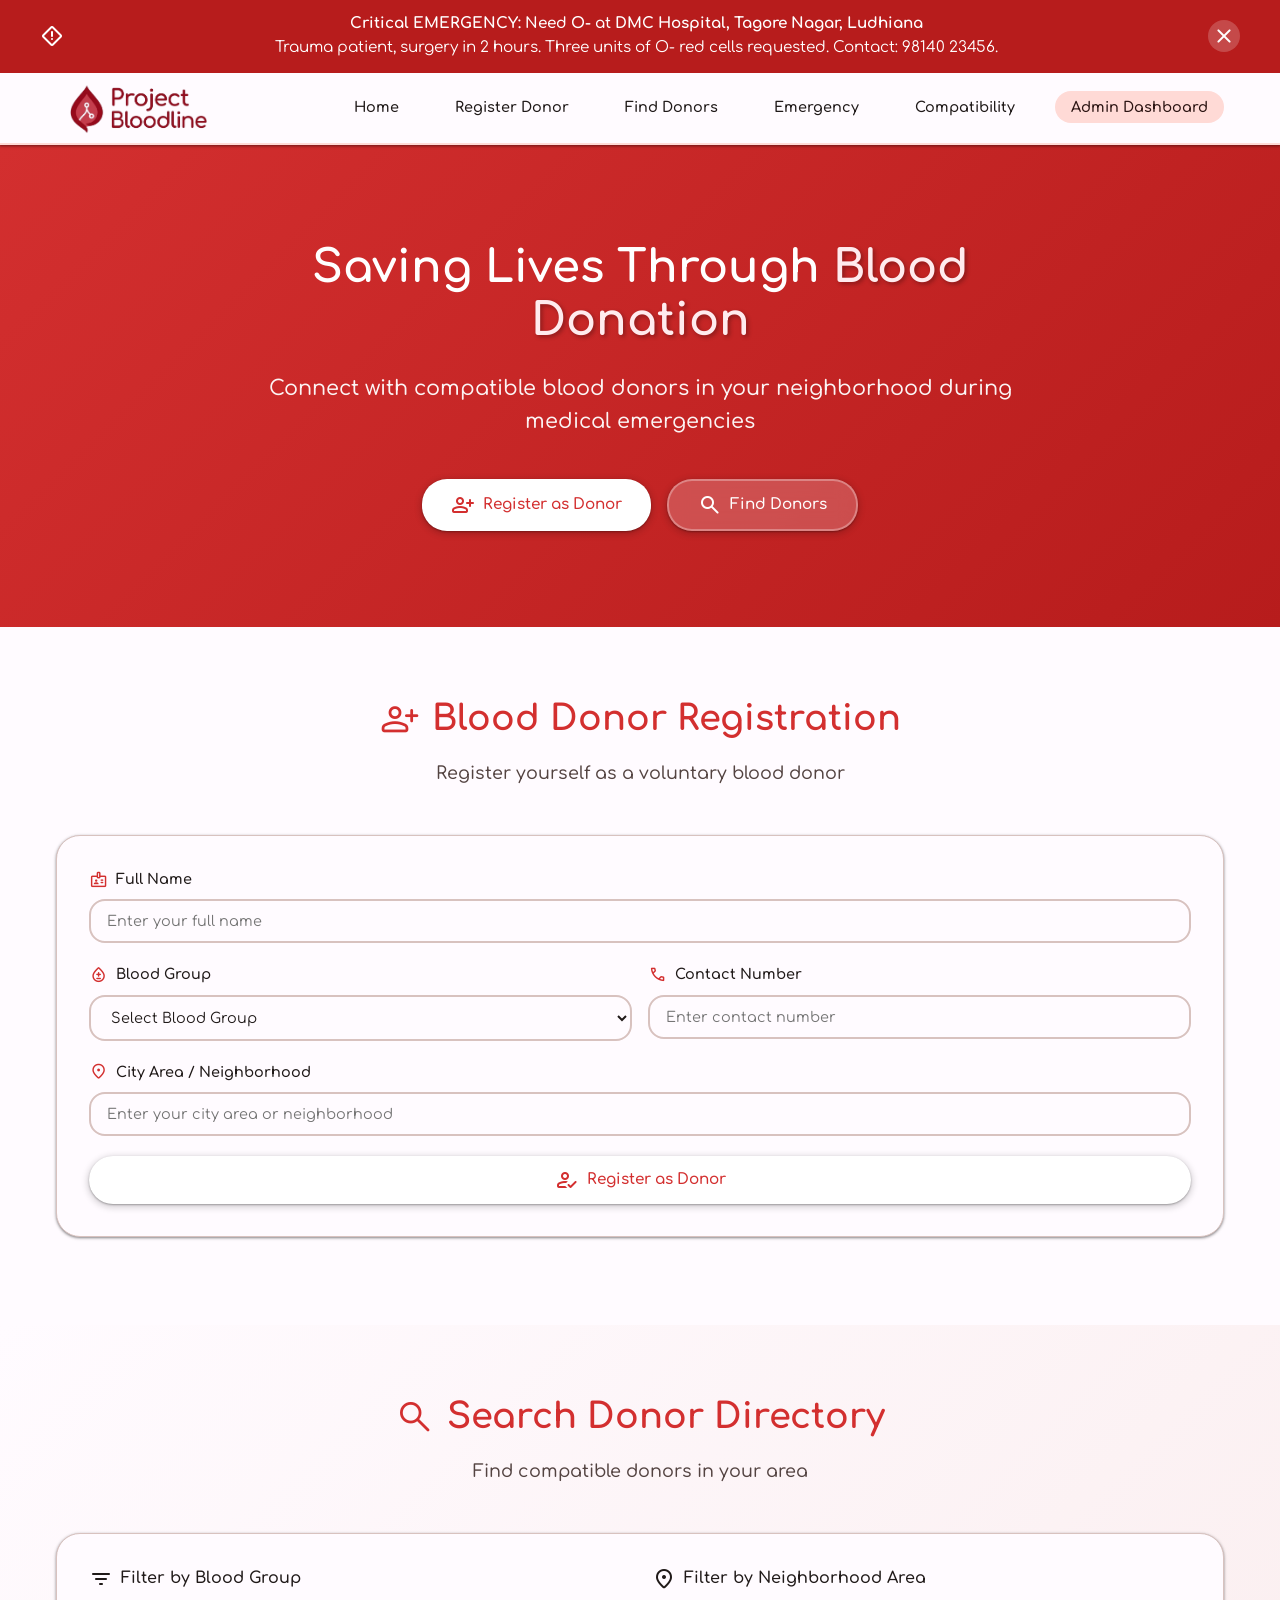
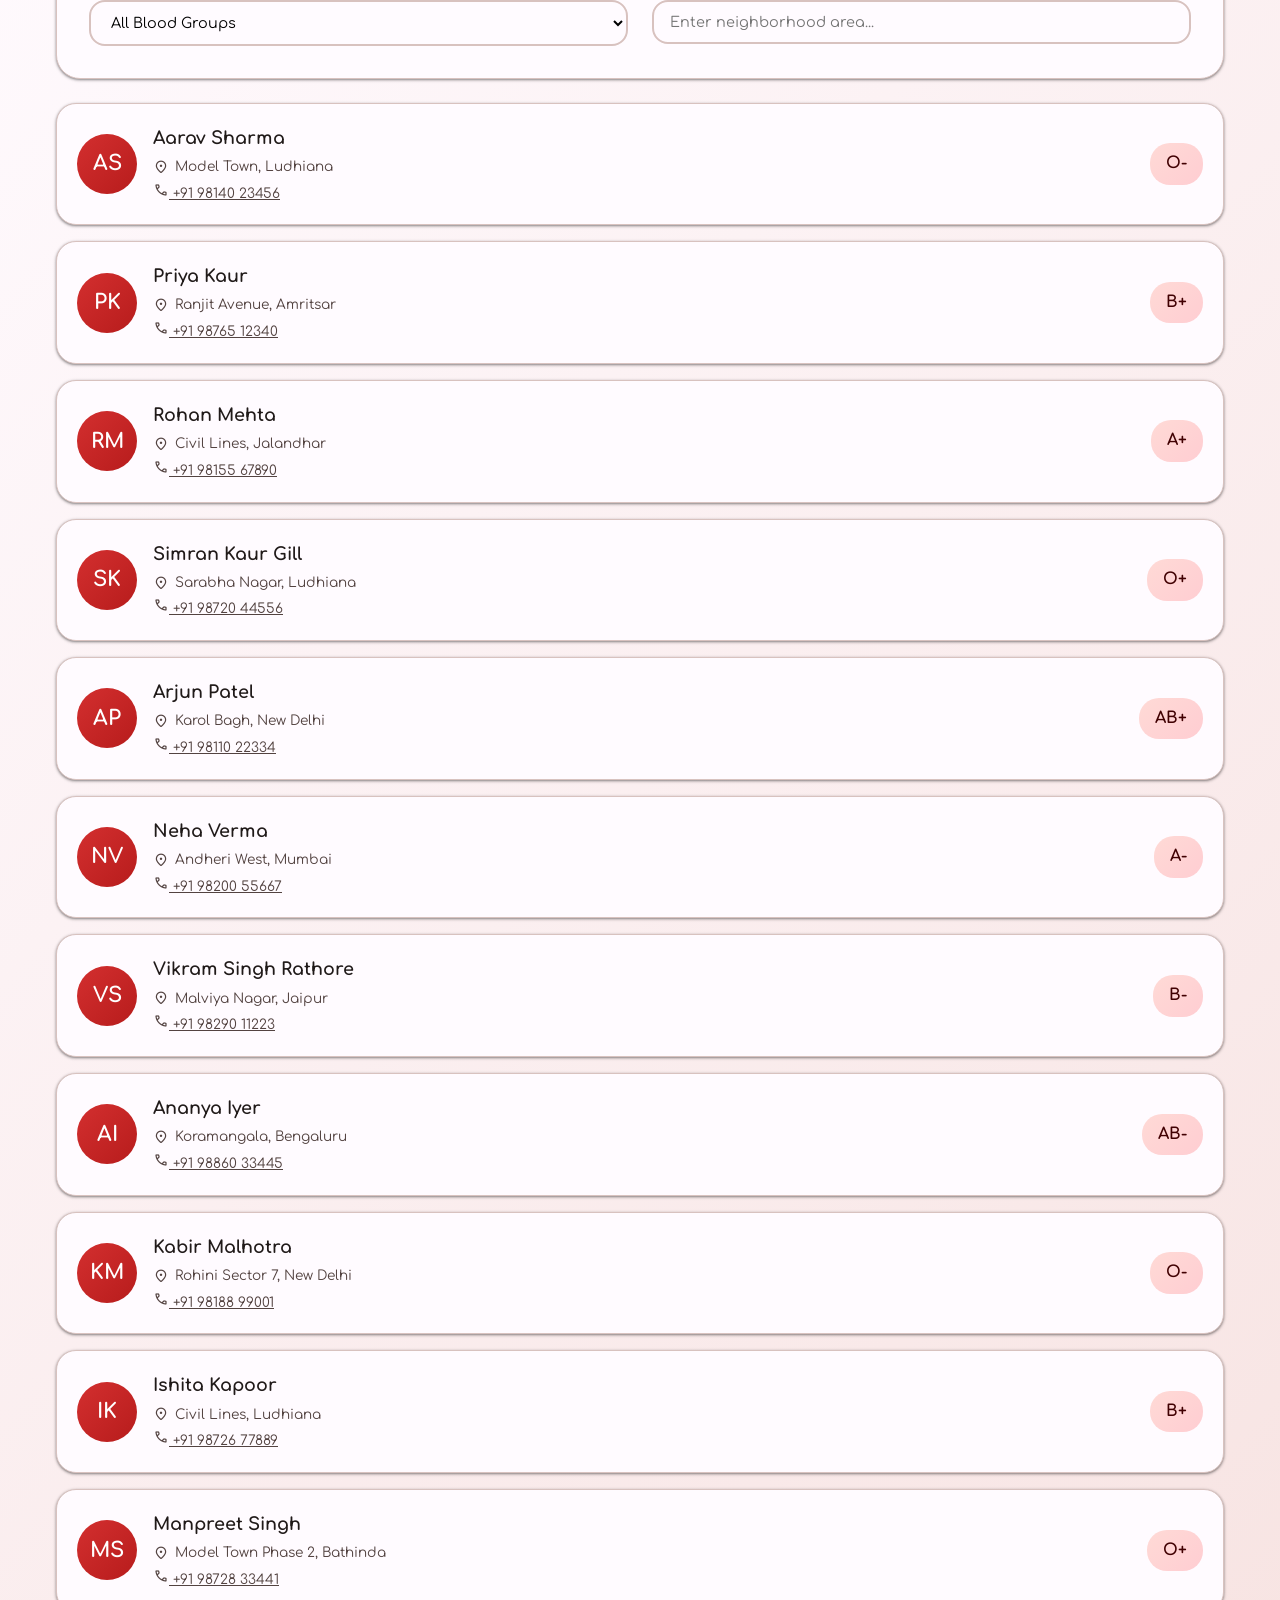
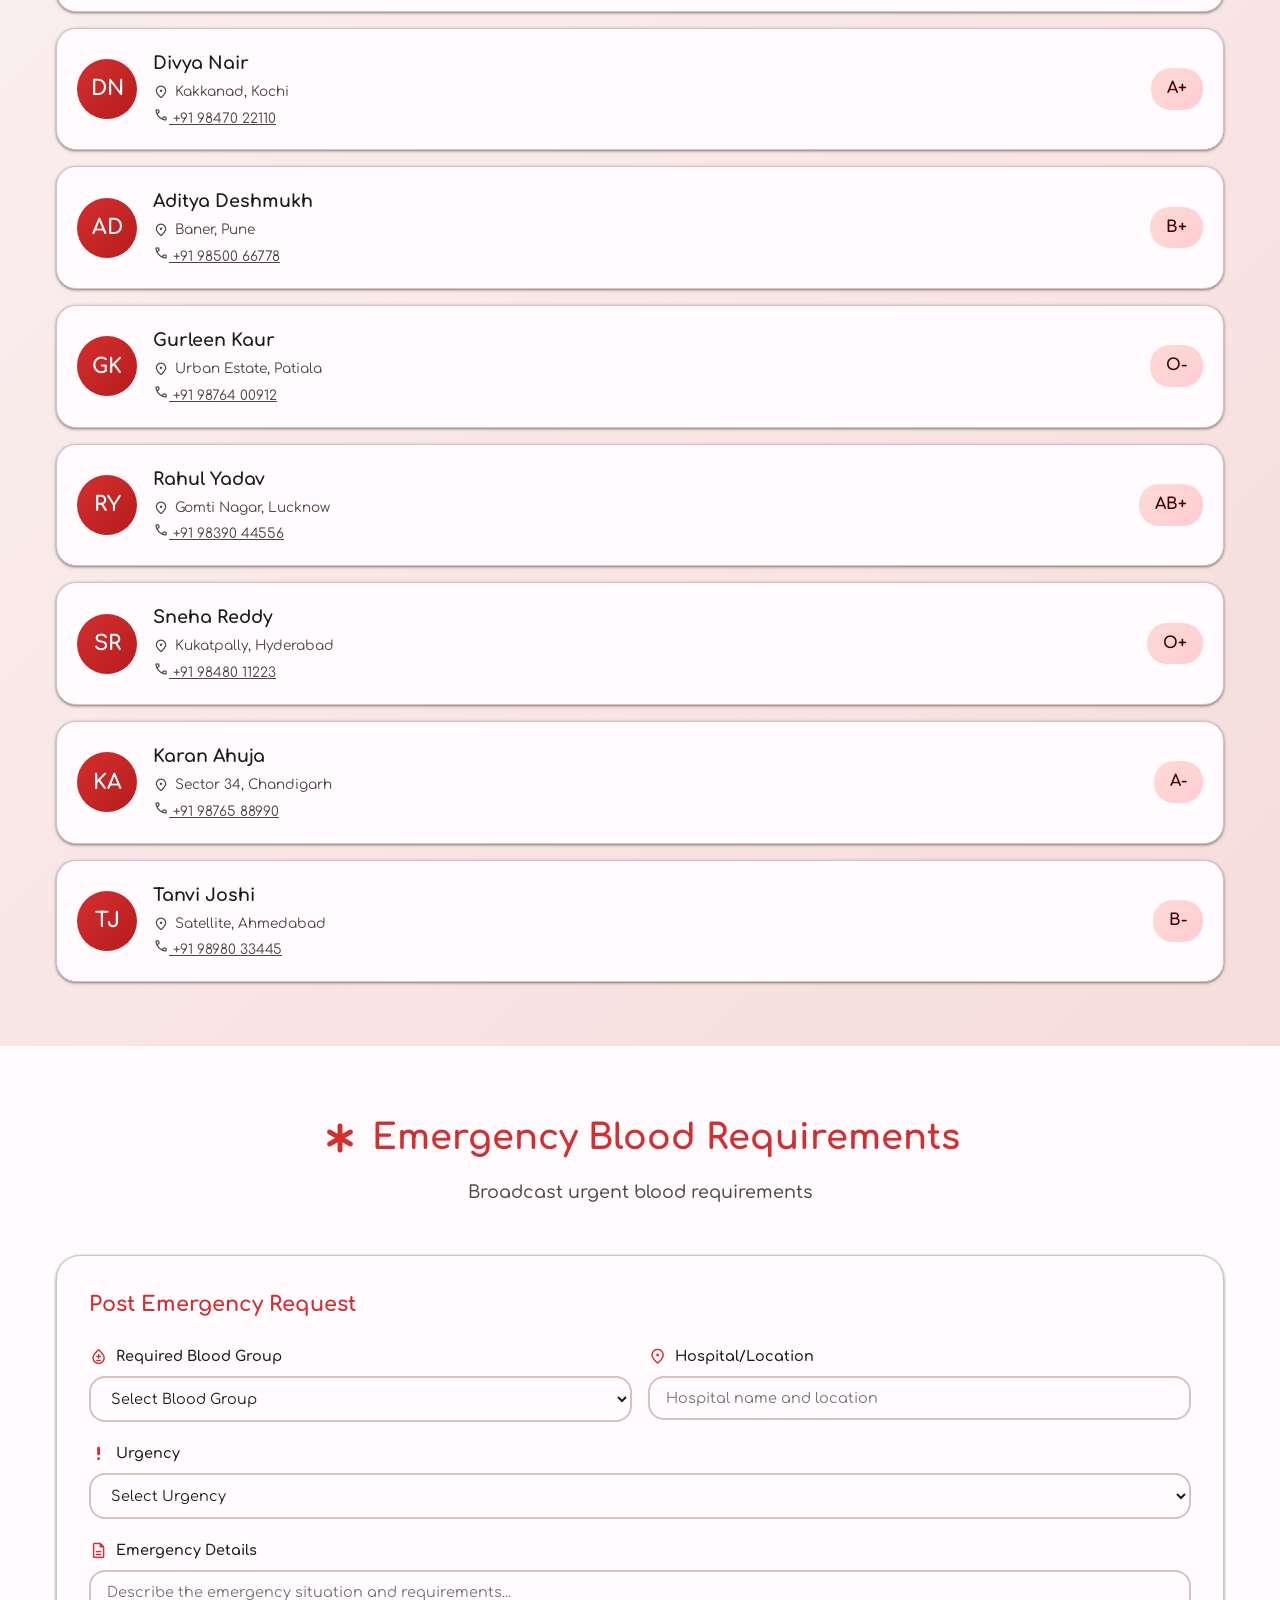
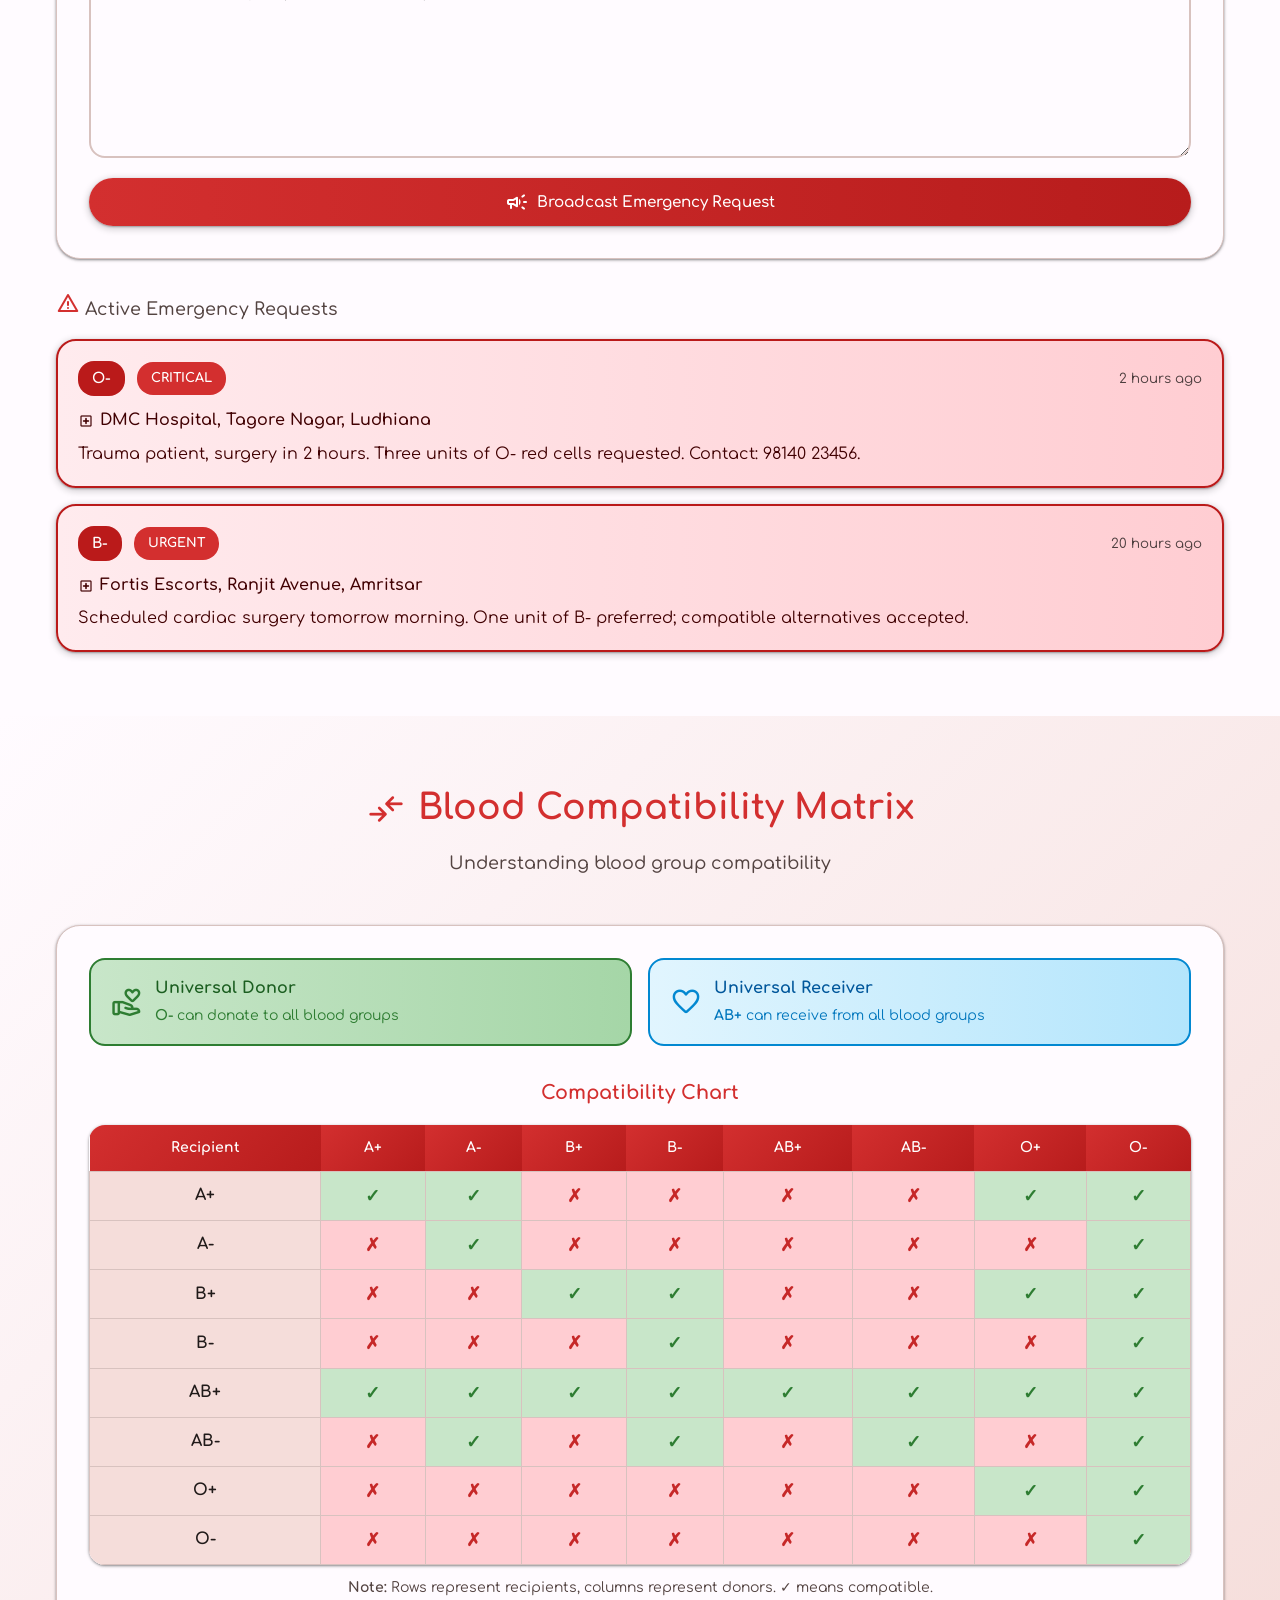
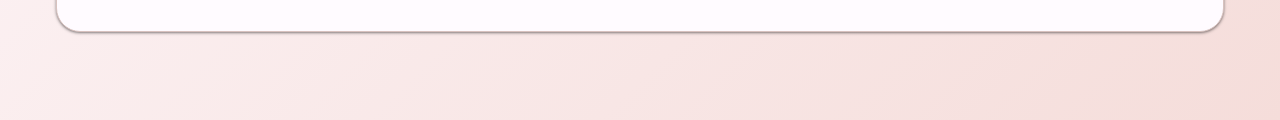
<file: index.html>
<!DOCTYPE html>
<html lang="en">
<head>
  <meta charset="UTF-8">
  <meta name="viewport" content="width=device-width, initial-scale=1.0">
  <title>Project BloodLine - Find Blood Donors Fast</title>
  <link rel="icon" type="image/png" href="./favicon.png">
  <link rel="preconnect" href="https://fonts.googleapis.com">
  <link rel="preconnect" href="https://fonts.gstatic.com" crossorigin>
  <link href="https://fonts.googleapis.com/css2?family=Comfortaa:wght@300;400;500;600;700&family=Poppins:wght@300;400;500;600;700&family=Nunito:wght@300;400;500;600;700&display=swap" rel="stylesheet">
  <link href="https://fonts.googleapis.com/css2?family=Material+Symbols+Rounded:opsz,wght,FILL,GRAD@24,400,0,0" rel="stylesheet">
  <link rel="stylesheet" href="style.css">
</head>
<body>
  <!-- Emergency Broadcast Banner - Bold Red -->
  <div id="emergencyBanner" class="emergency-banner">
    <div class="emergency-content">
      <span class="material-symbols-rounded emergency-icon">emergency_home</span>
      <div class="emergency-text" id="emergencyText">
        Loading...
      </div>
      <button class="emergency-close" onclick="closeEmergencyBanner()" aria-label="Close banner">
        <span class="material-symbols-rounded">close</span>
      </button>
    </div>
  </div>

  <!-- Header -->
  <header class="header">
    <nav class="nav-container">
      <div class="nav-logo">
        <img src="./logo.png" alt="Project Bloodline" height="64">
      </div>
      <button class="mobile-menu-btn" onclick="toggleMobileMenu()">
        <span class="material-symbols-rounded">menu</span>
      </button>
      <ul class="nav-menu" id="navMenu">
        <li class="nav-item">
          <a href="#home" class="nav-link" onclick="closeMobileMenu()">Home</a>
        </li>
        <li class="nav-item">
          <a href="#register" class="nav-link" onclick="closeMobileMenu()">Register Donor</a>
        </li>
        <li class="nav-item">
          <a href="#search" class="nav-link" onclick="closeMobileMenu()">Find Donors</a>
        </li>
        <li class="nav-item">
          <a href="#emergency" class="nav-link" onclick="closeMobileMenu()">Emergency</a>
        </li>
        <li class="nav-item">
          <a href="#compatibility" class="nav-link" onclick="closeMobileMenu()">Compatibility</a>
        </li>
        <li class="nav-item">
          <a href="admin.html" class="nav-link nav-admin">Admin Dashboard</a>
        </li>
      </ul>
    </nav>
  </header>

  <main>
    <!-- Home Section -->
    <section id="home" class="section hero-section">
      <div class="container">
        <div class="hero-content">
          <h2 class="hero-title">Saving Lives Through <span class="highlight">Blood Donation</span></h2>
          <p class="hero-subtitle">Connect with compatible blood donors in your neighborhood during medical emergencies</p>
          <div class="hero-buttons">
            <a href="#register" class="btn btn-primary">
              <span class="material-symbols-rounded">person_add</span>
              Register as Donor
            </a>
            <a href="#search" class="btn btn-secondary">
              <span class="material-symbols-rounded">search</span>
              Find Donors
            </a>
          </div>
        </div>
      </div>
    </section>

    <!-- Donor Registration Section -->
    <section id="register" class="section">
      <div class="container">
        <div class="section-header">
          <h2 class="section-title">
            <span class="material-symbols-rounded section-icon">person_add</span>
            Blood Donor Registration
          </h2>
          <p class="section-subtitle">Register yourself as a voluntary blood donor</p>
        </div>
        <div class="card registration-card">
          <form id="donorRegistrationForm" class="registration-form" novalidate>
            <div class="form-group">
              <label for="fullName" class="form-label">
                <span class="material-symbols-rounded label-icon">badge</span>
                Full Name
              </label>
              <input 
                type="text" 
                id="fullName" 
                name="fullName" 
                class="form-input" 
                placeholder="Enter your full name"
                required
              >
            </div>

            <div class="form-row">
              <div class="form-group">
                <label for="bloodGroup" class="form-label">
                  <span class="material-symbols-rounded label-icon">bloodtype</span>
                  Blood Group
                </label>
                <select id="bloodGroup" name="bloodGroup" class="form-select" required>
                  <option value="">Select Blood Group</option>
                  <option value="A+">A+</option>
                  <option value="A-">A-</option>
                  <option value="B+">B+</option>
                  <option value="B-">B-</option>
                  <option value="AB+">AB+</option>
                  <option value="AB-">AB-</option>
                  <option value="O+">O+</option>
                  <option value="O-">O-</option>
                </select>
              </div>

              <div class="form-group">
                <label for="contactNumber" class="form-label">
                  <span class="material-symbols-rounded label-icon">call</span>
                  Contact Number
                </label>
                <input 
                  type="tel" 
                  id="contactNumber" 
                  name="contactNumber" 
                  class="form-input" 
                  placeholder="Enter contact number"
                  required
                >
              </div>
            </div>

            <div class="form-group">
              <label for="cityArea" class="form-label">
                <span class="material-symbols-rounded label-icon">location_on</span>
                City Area / Neighborhood
              </label>
              <input 
                type="text" 
                id="cityArea" 
                name="cityArea" 
                class="form-input" 
                placeholder="Enter your city area or neighborhood"
                required
              >
            </div>

            <button type="submit" class="btn btn-primary btn-full">
              <span class="material-symbols-rounded">how_to_reg</span>
              Register as Donor
            </button>
          </form>
          <div id="registrationMessage" class="form-message"></div>
        </div>
      </div>
    </section>

    <!-- Searchable Donor Directory Section -->
    <section id="search" class="section section-alt">
      <div class="container">
        <div class="section-header">
          <h2 class="section-title">
            <span class="material-symbols-rounded section-icon">search</span>
            Search Donor Directory
          </h2>
          <p class="section-subtitle">Find compatible donors in your area</p>
        </div>

        <div class="card search-card">
          <div class="search-filters">
            <div class="filter-group">
              <label for="filterBloodGroup" class="filter-label">
                <span class="material-symbols-rounded">filter_list</span>
                Filter by Blood Group
              </label>
              <select id="filterBloodGroup" class="filter-select" onchange="filterDonors()">
                <option value="all">All Blood Groups</option>
                <option value="A+">A+</option>
                <option value="A-">A-</option>
                <option value="B+">B+</option>
                <option value="B-">B-</option>
                <option value="AB+">AB+</option>
                <option value="AB-">AB-</option>
                <option value="O+">O+</option>
                <option value="O-">O-</option>
              </select>
            </div>

            <div class="filter-group">
              <label for="filterArea" class="filter-label">
                <span class="material-symbols-rounded">location_on</span>
                Filter by Neighborhood Area
              </label>
              <input 
                type="text" 
                id="filterArea" 
                class="filter-input" 
                placeholder="Enter neighborhood area..."
                oninput="filterDonors()"
              >
            </div>
          </div>
        </div>

        <div class="donors-list" id="donorsList">
          <!-- Donors will be displayed here -->
        </div>
        <div id="noDonorsMessage" class="no-results" style="display: none;">
          <span class="material-symbols-rounded">search_off</span>
          <p>No donors found matching your criteria</p>
        </div>
      </div>
    </section>

    <!-- Emergency Request Section -->
    <section id="emergency" class="section">
      <div class="container">
        <div class="section-header">
          <h2 class="section-title">
            <span class="material-symbols-rounded section-icon" style="color: #d32f2f;">emergency</span>
            Emergency Blood Requirements
          </h2>
          <p class="section-subtitle">Broadcast urgent blood requirements</p>
        </div>

        <div class="card emergency-request-card">
          <h3 class="card-title">Post Emergency Request</h3>
          <form id="emergencyForm" class="emergency-form" novalidate>
            <div class="form-row">
              <div class="form-group">
                <label for="emergencyBloodGroup" class="form-label">
                  <span class="material-symbols-rounded label-icon">bloodtype</span>
                  Required Blood Group
                </label>
                <select id="emergencyBloodGroup" name="emergencyBloodGroup" class="form-select" required>
                  <option value="">Select Blood Group</option>
                  <option value="A+">A+</option>
                  <option value="A-">A-</option>
                  <option value="B+">B+</option>
                  <option value="B-">B-</option>
                  <option value="AB+">AB+</option>
                  <option value="AB-">AB-</option>
                  <option value="O+">O+</option>
                  <option value="O-">O-</option>
                </select>
              </div>

              <div class="form-group">
                <label for="emergencyLocation" class="form-label">
                  <span class="material-symbols-rounded label-icon">location_on</span>
                  Hospital/Location
                </label>
                <input 
                  type="text" 
                  id="emergencyLocation" 
                  name="emergencyLocation" 
                  class="form-input" 
                  placeholder="Hospital name and location"
                  required
                >
              </div>
            </div>

            <div class="form-group">
              <label for="emergencyUrgency" class="form-label">
                <span class="material-symbols-rounded label-icon">priority_high</span>
                Urgency
              </label>
              <select id="emergencyUrgency" name="emergencyUrgency" class="form-select" required>
                <option value="">Select Urgency</option>
                <option value="Critical">Critical</option>
                <option value="Urgent">Urgent</option>
              </select>
            </div>

            <div class="form-group">
              <label for="emergencyDetails" class="form-label">
                <span class="material-symbols-rounded label-icon">description</span>
                Emergency Details
              </label>
              <textarea 
                id="emergencyDetails" 
                name="emergencyDetails" 
                class="form-textarea" 
                placeholder="Describe the emergency situation and requirements..."
                rows="10"
                required
              ></textarea>
            </div>

            <button type="submit" class="btn btn-emergency btn-full">
              <span class="material-symbols-rounded">campaign</span>
              Broadcast Emergency Request
            </button>
          </form>
          <div id="emergencyMessage" class="form-message"></div>
        </div>

        <div class="emergency-list-section">
          <h3 class="section-subtitle" style="text-align: left; margin-top: 2rem;">
            <span class="material-symbols-rounded" style="color: #d32f2f;">warning</span>
            Active Emergency Requests
          </h3>
          <div id="emergencyList" class="emergency-list">
            <!-- Emergency requests will be displayed here -->
          </div>
        </div>
      </div>
    </section>

    <!-- Blood Compatibility Matrix Section -->
    <section id="compatibility" class="section section-alt">
      <div class="container">
        <div class="section-header">
          <h2 class="section-title">
            <span class="material-symbols-rounded section-icon">compare_arrows</span>
            Blood Compatibility Matrix
          </h2>
          <p class="section-subtitle">Understanding blood group compatibility</p>
        </div>

        <div class="card compatibility-card">
          <div class="compatibility-info">
            <div class="info-box universal-donor">
              <span class="material-symbols-rounded info-icon">volunteer_activism</span>
              <div>
                <h3 class="info-title">Universal Donor</h3>
                <p class="info-text"><strong>O-</strong> can donate to all blood groups</p>
              </div>
            </div>
            <div class="info-box universal-receiver">
              <span class="material-symbols-rounded info-icon">favorite</span>
              <div>
                <h3 class="info-title">Universal Receiver</h3>
                <p class="info-text"><strong>AB+</strong> can receive from all blood groups</p>
              </div>
            </div>
          </div>

          <div class="matrix-container">
            <h3 class="matrix-title">Compatibility Chart</h3>
            <div class="matrix-table-wrapper">
              <table class="compatibility-table">
                <thead>
                  <tr>
                    <th class="matrix-header">Recipient</th>
                    <th class="matrix-header">A+</th>
                    <th class="matrix-header">A-</th>
                    <th class="matrix-header">B+</th>
                    <th class="matrix-header">B-</th>
                    <th class="matrix-header">AB+</th>
                    <th class="matrix-header">AB-</th>
                    <th class="matrix-header">O+</th>
                    <th class="matrix-header">O-</th>
                  </tr>
                </thead>
                <tbody>
                  <tr>
                    <td class="recipient-cell"><strong>A+</strong></td>
                    <td class="compatible">✓</td>
                    <td class="compatible">✓</td>
                    <td class="incompatible">✗</td>
                    <td class="incompatible">✗</td>
                    <td class="incompatible">✗</td>
                    <td class="incompatible">✗</td>
                    <td class="compatible">✓</td>
                    <td class="compatible">✓</td>
                  </tr>
                  <tr>
                    <td class="recipient-cell"><strong>A-</strong></td>
                    <td class="incompatible">✗</td>
                    <td class="compatible">✓</td>
                    <td class="incompatible">✗</td>
                    <td class="incompatible">✗</td>
                    <td class="incompatible">✗</td>
                    <td class="incompatible">✗</td>
                    <td class="incompatible">✗</td>
                    <td class="compatible">✓</td>
                  </tr>
                  <tr>
                    <td class="recipient-cell"><strong>B+</strong></td>
                    <td class="incompatible">✗</td>
                    <td class="incompatible">✗</td>
                    <td class="compatible">✓</td>
                    <td class="compatible">✓</td>
                    <td class="incompatible">✗</td>
                    <td class="incompatible">✗</td>
                    <td class="compatible">✓</td>
                    <td class="compatible">✓</td>
                  </tr>
                  <tr>
                    <td class="recipient-cell"><strong>B-</strong></td>
                    <td class="incompatible">✗</td>
                    <td class="incompatible">✗</td>
                    <td class="incompatible">✗</td>
                    <td class="compatible">✓</td>
                    <td class="incompatible">✗</td>
                    <td class="incompatible">✗</td>
                    <td class="incompatible">✗</td>
                    <td class="compatible">✓</td>
                  </tr>
                  <tr>
                    <td class="recipient-cell"><strong>AB+</strong></td>
                    <td class="compatible">✓</td>
                    <td class="compatible">✓</td>
                    <td class="compatible">✓</td>
                    <td class="compatible">✓</td>
                    <td class="compatible">✓</td>
                    <td class="compatible">✓</td>
                    <td class="compatible">✓</td>
                    <td class="compatible">✓</td>
                  </tr>
                  <tr>
                    <td class="recipient-cell"><strong>AB-</strong></td>
                    <td class="incompatible">✗</td>
                    <td class="compatible">✓</td>
                    <td class="incompatible">✗</td>
                    <td class="compatible">✓</td>
                    <td class="incompatible">✗</td>
                    <td class="compatible">✓</td>
                    <td class="incompatible">✗</td>
                    <td class="compatible">✓</td>
                  </tr>
                  <tr>
                    <td class="recipient-cell"><strong>O+</strong></td>
                    <td class="incompatible">✗</td>
                    <td class="incompatible">✗</td>
                    <td class="incompatible">✗</td>
                    <td class="incompatible">✗</td>
                    <td class="incompatible">✗</td>
                    <td class="incompatible">✗</td>
                    <td class="compatible">✓</td>
                    <td class="compatible">✓</td>
                  </tr>
                  <tr>
                    <td class="recipient-cell"><strong>O-</strong></td>
                    <td class="incompatible">✗</td>
                    <td class="incompatible">✗</td>
                    <td class="incompatible">✗</td>
                    <td class="incompatible">✗</td>
                    <td class="incompatible">✗</td>
                    <td class="incompatible">✗</td>
                    <td class="incompatible">✗</td>
                    <td class="compatible">✓</td>
                  </tr>
                </tbody>
              </table>
            </div>
            <p class="matrix-note">
              <b>Note:</b> Rows represent recipients, columns represent donors. ✓ means compatible.
            </p>
          </div>
        </div>
      </div>
    </section>
  </main>
  <script src="seed.js"></script>
  <script src="app.js"></script>
</body>
</html>
</file>
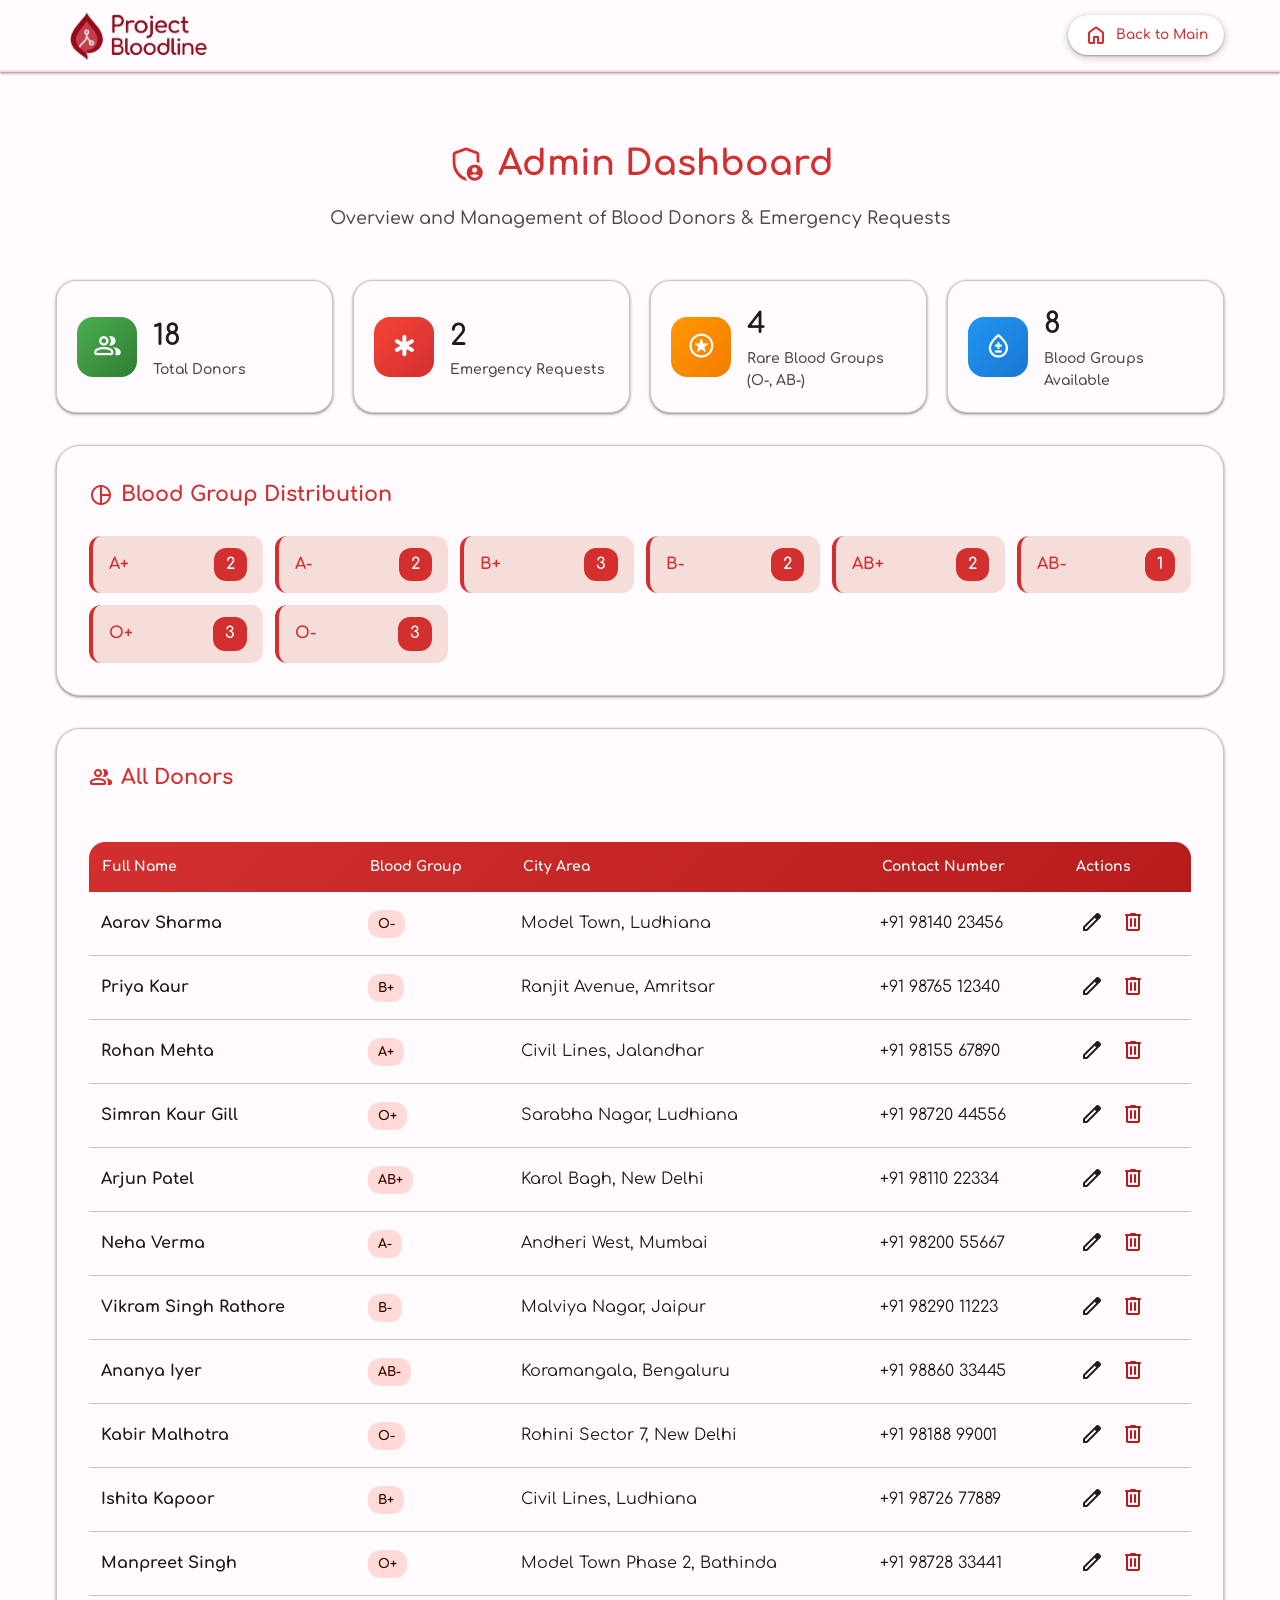
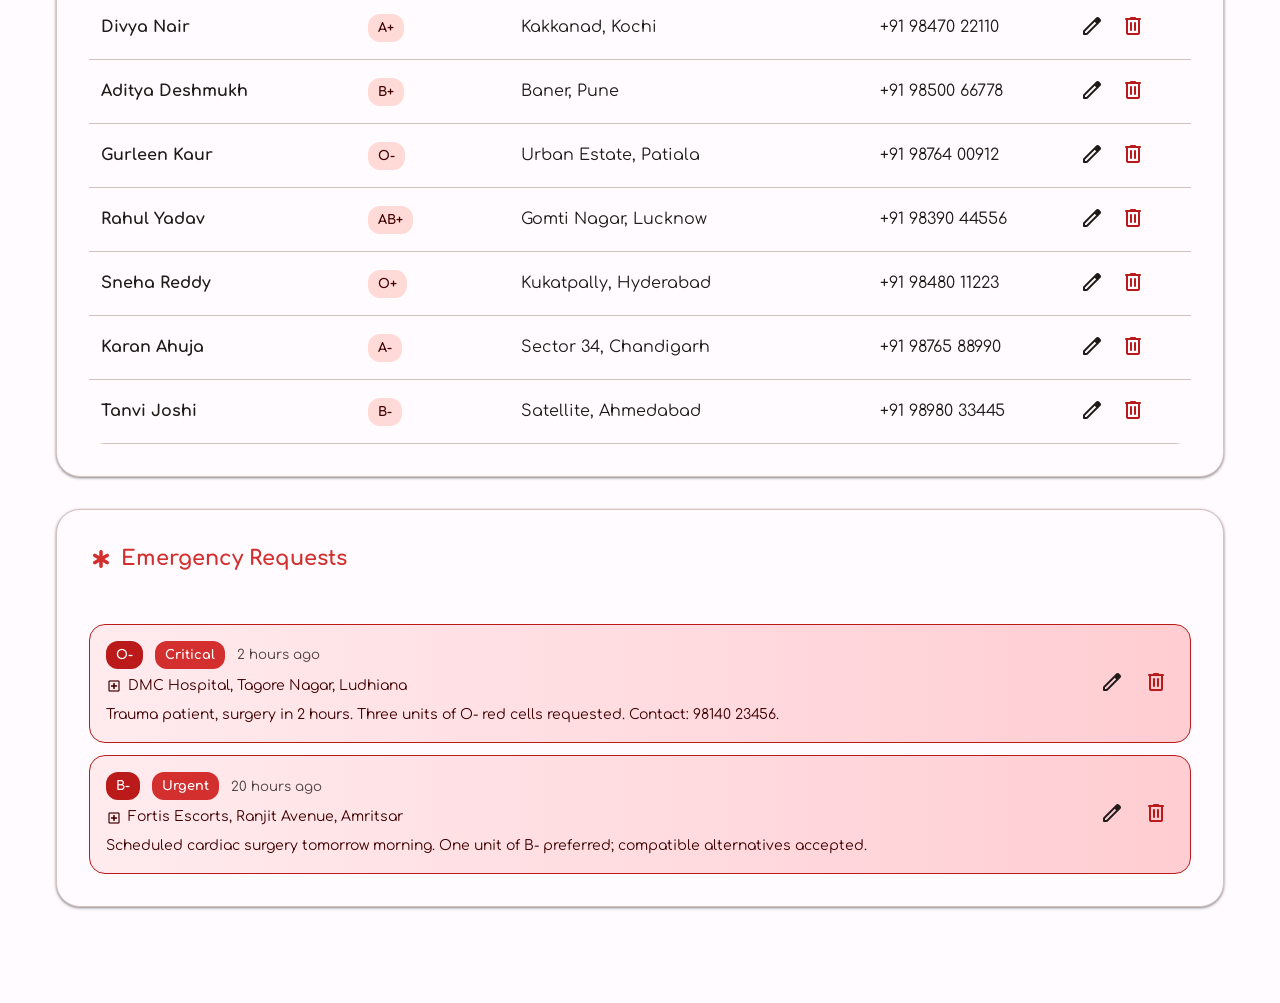
<file: admin.html>
<!DOCTYPE html>
<html lang="en">
<head>
  <meta charset="UTF-8">
  <meta name="viewport" content="width=device-width, initial-scale=1.0">
  <title>Admin Dashboard - Project BloodLine</title>
  <link rel="icon" type="image/png" href="./favicon.png">
  <link rel="preconnect" href="https://fonts.googleapis.com">
  <link rel="preconnect" href="https://fonts.gstatic.com" crossorigin>
  <link href="https://fonts.googleapis.com/css2?family=Comfortaa:wght@300;400;500;600;700&family=Poppins:wght@300;400;500;600;700&family=Nunito:wght@300;400;500;600;700&display=swap" rel="stylesheet">
  <link href="https://fonts.googleapis.com/css2?family=Material+Symbols+Rounded:opsz,wght,FILL,GRAD@24,400,0,0" rel="stylesheet">
  <link rel="stylesheet" href="style.css">
</head>
<body>
  <!-- Header -->
  <header class="header">
    <nav class="nav-container">
      <div class="nav-logo">
        <img src="./logo.png" alt="Project BloodLine" height="64">
      </div>
      <a href="index.html" class="btn btn-primary btn-sm">
        <span class="material-symbols-rounded">home</span>
        Back to Main
      </a>
    </nav>
  </header>

  <main>
    <section class="section">
      <div class="container">
        <div class="section-header">
          <h2 class="section-title">
            <span class="material-symbols-rounded section-icon">admin_panel_settings</span>
            Admin Dashboard
          </h2>
          <p class="section-subtitle">Overview and Management of Blood Donors & Emergency Requests</p>
        </div>

        <!-- Overview Stats -->
        <div class="stats-grid">
          <div class="stat-card">
            <div class="stat-icon stat-donors">
              <span class="material-symbols-rounded">group</span>
            </div>
            <div class="stat-info">
              <h3 class="stat-number" id="totalDonors">0</h3>
              <p class="stat-label">Total Donors</p>
            </div>
          </div>

          <div class="stat-card">
            <div class="stat-icon stat-emergency">
              <span class="material-symbols-rounded">emergency</span>
            </div>
            <div class="stat-info">
              <h3 class="stat-number" id="totalEmergencies">0</h3>
              <p class="stat-label">Emergency Requests</p>
            </div>
          </div>

          <div class="stat-card">
            <div class="stat-icon stat-rare">
              <span class="material-symbols-rounded">stars</span>
            </div>
            <div class="stat-info">
              <h3 class="stat-number" id="rareDonors">0</h3>
              <p class="stat-label">Rare Blood Groups (O-, AB-)</p>
            </div>
          </div>

          <div class="stat-card">
            <div class="stat-icon stat-groups">
              <span class="material-symbols-rounded">bloodtype</span>
            </div>
            <div class="stat-info">
              <h3 class="stat-number" id="activeGroups">0</h3>
              <p class="stat-label">Blood Groups Available</p>
            </div>
          </div>
        </div>

        <!-- Blood Group Distribution -->
        <div class="card admin-card">
          <h3 class="card-title">
            <span class="material-symbols-rounded">pie_chart</span>
            Blood Group Distribution
          </h3>
          <div class="blood-group-stats" id="bloodGroupStats">
            <!-- Blood group stats will be displayed here -->
          </div>
        </div>

        <!-- Donors Management -->
        <div class="card admin-card">
          <div class="card-header-row">
          <h3 class="card-title">
            <span class="material-symbols-rounded">group</span>
            All Donors
          </h3>
        </div>
          <div class="admin-table-container">
            <table class="admin-table">
              <thead>
                <tr>
                  <th>Full Name</th>
                  <th>Blood Group</th>
                  <th>City Area</th>
                  <th>Contact Number</th>
                  <th>Actions</th>
                </tr>
              </thead>
              <tbody id="adminDonorsTable">
                <!-- Donors will be displayed here -->
              </tbody>
            </table>
          </div>
          <div id="noAdminDonors" class="no-results" style="display: none;">
            <span class="material-symbols-rounded">group_off</span>
            <p>No donors registered yet</p>
          </div>
        </div>

        <!-- Emergency Requests Management -->
        <div class="card admin-card">
          <div class="card-header-row">
          <h3 class="card-title">
            <span class="material-symbols-rounded" style="color: #d32f2f;">emergency</span>
            Emergency Requests
          </h3>
        </div>
          <div class="admin-emergency-list" id="adminEmergencyList">
            <!-- Emergency requests will be displayed here -->
          </div>
          <div id="noAdminEmergencies" class="no-results" style="display: none;">
            <span class="material-symbols-rounded">emergency_home</span>
            <p>No emergency requests</p>
          </div>
        </div>
      </div>
    </section>
  </main>
  <script src="seed.js"></script>
  <script src="admin.js"></script>
</body>
</html>
</file>
<file: style.css>
:root {
  --color-primary: #d32f2f;
  --color-on-primary: #ffffff;
  --color-primary-container: #ffdad6;
  --color-on-primary-container: #410002;
  
  --color-secondary: #775653;
  --color-on-secondary: #ffffff;
  --color-secondary-container: #ffdad6;
  --color-on-secondary-container: #2c1513;
  
  --color-tertiary: #705c2e;
  --color-on-tertiary: #ffffff;
  --color-tertiary-container: #fbdfa6;
  --color-on-tertiary-container: #251a00;
  
  --color-surface: #fffbff;
  --color-on-surface: #201a19;
  --color-surface-variant: #f5ddda;
  --color-on-surface-variant: #534341;
  
  --color-background: #fffbff;
  --color-on-background: #201a19;
  
  --color-error: #ba1a1a;
  --color-on-error: #ffffff;
  --color-error-container: #ffdad6;
  --color-on-error-container: #410002;
  
  --color-outline: #857370;
  --color-outline-variant: #d8c2bf;
  
  --blood-red: #d32f2f;
  --blood-red-dark: #b71c1c;
  --blood-red-light: #ffcdd2;
  --emerald: #2e7d32;
  --amber: #f57c00;
  
  --elevation-1: 0px 1px 2px 0px rgba(0, 0, 0, 0.3), 0px 1px 3px 1px rgba(0, 0, 0, 0.15);
  --elevation-2: 0px 1px 2px 0px rgba(0, 0, 0, 0.3), 0px 2px 6px 2px rgba(0, 0, 0, 0.15);
  --elevation-3: 0px 1px 3px 0px rgba(0, 0, 0, 0.3), 0px 4px 8px 3px rgba(0, 0, 0, 0.15);
}

* {
  margin: 0;
  padding: 0;
  box-sizing: border-box;
}
html { scroll-behavior: smooth }

body {
  font-family: 'Comfortaa', 'Poppins', 'Nunito', -apple-system, BlinkMacSystemFont, 'Segoe UI', Roboto, Oxygen, Ubuntu, Cantarell, sans-serif;
  background-color: var(--color-background);
  color: var(--color-on-background);
  line-height: 1.6;
}

/* Emergency Banner - Bold Red */
.emergency-banner {
  background: var(--blood-red-dark);
  color: white;
  padding: 0.75rem 1rem;
  display: none;
  position: relative;
  z-index: 1000;
}

.emergency-banner.active {
  display: block;
}

@keyframes pulse {
  0%, 100% { opacity: 1 }
  50% { opacity: 0.9 }
}

.emergency-content {
  max-width: 1200px;
  margin: 0 auto;
  display: flex;
  flex-wrap: wrap;
  align-items: center;
  justify-content: center;
  gap: 0.75rem;
}

.emergency-icon {
  font-size: 1.5rem;
  animation: shake 0.5s ease-in-out infinite;
}

@keyframes shake {
  0%, 100% { transform: translateY(0); }
  25% { transform: translateY(-2px); }
  75% { transform: translateY(2px); }
}

.emergency-text {
  flex: 1;
  min-width: 200px;
  text-align: center;
  font-size: 0.95rem;
  font-weight: 600;
}

.emergency-close {
  background: rgba(255, 255, 255, 0.2);
  border: none;
  color: white;
  border-radius: 50%;
  width: 32px;
  height: 32px;
  cursor: pointer;
  display: flex;
  align-items: center;
  justify-content: center;
  transition: background 0.2s ease;
}

.emergency-close:hover {
  background: rgba(255, 255, 255, 0.5);
}

/* Header */
.header {
  background-color: var(--color-surface);
  box-shadow: var(--elevation-1);
  position: sticky;
  top: 0;
  z-index: 999;
  border-bottom: 2px solid var(--color-primary-container);
}

.nav-container {
  max-width: 1200px;
  margin: 0 auto;
  padding: 0 1rem;
  display: flex;
  align-items: center;
  justify-content: space-between;
  min-height: 70px;
  flex-wrap: wrap;
}

.nav-logo {
  display: flex;
  align-items: center;
  gap: 0.5rem;
}

.logo-icon {
  font-size: 2rem;
  color: var(--color-primary);
}

.logo-text {
  font-family: 'Comfortaa', cursive;
  font-size: 1.8rem;
  font-weight: 700;
  color: var(--color-primary);
}

.mobile-menu-btn {
  display: none;
  background: var(--color-primary-container);
  border: none;
  color: var(--color-on-primary-container);
  border-radius: 12px;
  width: 44px;
  height: 44px;
  cursor: pointer;
  align-items: center;
  justify-content: center;
}

.nav-menu {
  display: flex;
  list-style: none;
  gap: 1.5rem;
  align-items: center;
  flex-wrap: wrap;
}

.nav-link {
  text-decoration: none;
  color: var(--color-on-surface);
  font-weight: 600;
  padding: 0.5rem 1rem;
  border-radius: 20px;
  transition: all 0.2s ease;
  font-size: 0.9rem;
}

.nav-link:hover {
  background-color: var(--color-primary-container);
  color: var(--color-on-primary-container);
}

.nav-admin {
  background-color: var(--color-secondary-container);
  color: var(--color-on-secondary-container);
}

.nav-admin:hover {
  background-color: var(--color-secondary);
  color: var(--color-on-secondary);
}

/* Container */
.container {
  max-width: 1200px;
  margin: 0 auto;
  padding: 0 1rem;
}

/* Sections */
.section {
  padding: 4rem 0;
}

.section-alt {
  background-color: var(--color-surface-variant);
  background: linear-gradient(135deg, #fffbff 0%, #f5ddda 100%);
}

.section-header {
  text-align: center;
  margin-bottom: 3rem;
}

.section-title {
  font-family: 'Comfortaa', cursive;
  font-size: 2.2rem;
  font-weight: 700;
  color: var(--color-primary);
  display: flex;
  align-items: center;
  justify-content: center;
  gap: 0.75rem;
  margin-bottom: 0.75rem;
  flex-wrap: wrap;
}

.section-icon {
  font-size: 2.5rem;
}

.section-subtitle {
  font-size: 1.1rem;
  color: var(--color-on-surface-variant);
  font-weight: 500;
}

/* Hero Section */
.hero-section {
  background: linear-gradient(135deg, var(--color-primary) 0%, var(--blood-red-dark) 100%);
  color: white;
  text-align: center;
  padding: 6rem 0;
}

.hero-content {
  max-width: 800px;
  margin: 0 auto;
}

.hero-title {
  font-family: 'Comfortaa', cursive;
  font-size: 2.8rem;
  font-weight: 700;
  margin-bottom: 1.5rem;
  line-height: 1.2;
}

.highlight {
  color: #ffebee;
  text-shadow: 2px 2px 4px rgba(0, 0, 0, 0.3);
}

.hero-subtitle {
  font-size: 1.3rem;
  margin-bottom: 2.5rem;
  opacity: 0.95;
  font-weight: 500;
}

.hero-buttons {
  display: flex;
  gap: 1rem;
  justify-content: center;
  flex-wrap: wrap;
}

/* Buttons */
.btn {
  display: inline-flex;
  align-items: center;
  gap: 0.5rem;
  padding: 0.75rem 1.8rem;
  border: none;
  border-radius: 25px;
  font-family: 'Comfortaa', cursive;
  font-size: 0.95rem;
  font-weight: 600;
  text-decoration: none;
  cursor: pointer;
  transition: all 0.2s ease;
  box-shadow: var(--elevation-2);
}

.btn:hover {
  box-shadow: var(--elevation-3);
  transform: translateY(-2px);
}

.btn:active {
  transform: translateY(0);
  box-shadow: var(--elevation-2);
}

.btn-primary {
  background-color: white;
  color: var(--color-primary);
}

.btn-primary:hover {
  background-color: #ffebee;
}

.btn-secondary {
  background-color: rgba(255, 255, 255, 0.2);
  color: white;
  backdrop-filter: blur(10px);
  border: 2px solid rgba(255, 255, 255, 0.3);
}

.btn-secondary:hover {
  background-color: rgba(255, 255, 255, 0.3);
}

.btn-emergency {
  background: linear-gradient(90deg, #d32f2f 0%, #b71c1c 100%);
  color: white;
}

.btn-emergency:hover {
  background: linear-gradient(90deg, #b71c1c 0%, #c62828 100%);
}

.btn-full {
  width: 100%;
  justify-content: center;
}

.btn-sm {
  padding: 0.5rem 1rem;
  font-size: 0.85rem;
}

.btn-danger {
  background-color: var(--color-error);
  color: var(--color-on-error);
}

.btn-danger:hover {
  background-color: #d32f2f;
}

/* Cards */
.card {
  background-color: var(--color-surface);
  border-radius: 24px;
  padding: 2rem;
  box-shadow: var(--elevation-1);
  border: 1px solid var(--color-outline-variant);
  margin-bottom: 1.5rem;
}

.card-title {
  font-family: 'Comfortaa', cursive;
  font-size: 1.3rem;
  font-weight: 700;
  color: var(--color-primary);
  display: flex;
  align-items: center;
  gap: 0.5rem;
  margin-bottom: 1.5rem;
}

.card-header-row {
  display: flex;
  align-items: center;
  justify-content: space-between;
  margin-bottom: 1.5rem;
  flex-wrap: wrap;
  gap: 1rem;
}

/* Forms */
.registration-form,
.emergency-form {
  display: flex;
  flex-direction: column;
  gap: 1.25rem;
}

.form-group {
  display: flex;
  flex-direction: column;
  gap: 0.5rem;
}

.form-row {
  display: grid;
  grid-template-columns: 1fr 1fr;
  gap: 1rem;
}

.form-label {
  display: flex;
  align-items: center;
  gap: 0.5rem;
  font-weight: 600;
  color: var(--color-on-surface);
  font-size: 0.9rem;
}

.label-icon {
  font-size: 1.2rem;
  color: var(--color-primary);
}

.form-input,
.form-select,
.form-textarea {
  padding: 0.75rem 1rem;
  border: 2px solid var(--color-outline-variant);
  border-radius: 16px;
  font-family: 'Comfortaa', 'Poppins', sans-serif;
  font-size: 0.9rem;
  background-color: var(--color-surface);
  color: var(--color-on-surface);
  transition: border-color 0.2s ease, box-shadow 0.2s ease;
}

.form-input:focus,
.form-select:focus,
.form-textarea:focus {
  outline: none;
  border-color: var(--color-primary);
  box-shadow: 0 0 0 3px rgba(211, 47, 47, 0.1);
}

.form-textarea {
  resize: vertical;
  min-height: 100px;
  font-family: 'Comfortaa', 'Poppins', sans-serif;
}

.form-message {
  margin-top: 1rem;
  padding: 0.75rem 1rem;
  border-radius: 12px;
  text-align: center;
  font-weight: 600;
  display: none;
}

.form-message.success {
  display: block;
  background-color: #c8e6c9;
  color: #2e7d32;
  border: 1px solid #4caf50;
}

.form-message.error {
  display: block;
  background-color: var(--color-error-container);
  color: var(--color-on-error-container);
  border: 1px solid var(--color-error);
}

/* Search Filters */
.search-filters {
  display: grid;
  grid-template-columns: 1fr 1fr;
  gap: 1.5rem;
}

.filter-group {
  display: flex;
  flex-direction: column;
  gap: 0.5rem;
}

.filter-label {
  display: flex;
  align-items: center;
  gap: 0.5rem;
  font-weight: 600;
  color: var(--color-on-surface);
}

.filter-select,
.filter-input {
  padding: 0.75rem 1rem;
  border: 2px solid var(--color-outline-variant);
  border-radius: 16px;
  font-family: 'Comfortaa', 'Poppins', sans-serif;
  font-size: 0.9rem;
  background-color: var(--color-surface);
}

/* Donors List */
.donors-list {
  display: grid;
  gap: 1rem;
  margin-top: 1.5rem;
}

.donor-card {
  background-color: var(--color-surface);
  border-radius: 20px;
  padding: 1.25rem;
  box-shadow: var(--elevation-1);
  border: 1px solid var(--color-outline-variant);
  display: flex;
  align-items: center;
  gap: 1rem;
  transition: box-shadow 0.2s ease, transform 0.2s ease;
}

.donor-card:hover {
  box-shadow: var(--elevation-2);
  transform: translateX(4px);
}

.donor-avatar {
  width: 60px;
  height: 60px;
  border-radius: 50%;
  background: linear-gradient(135deg, var(--color-primary) 0%, var(--blood-red-dark) 100%);
  color: white;
  display: flex;
  align-items: center;
  justify-content: center;
  font-size: 1.3rem;
  font-weight: 700;
  font-family: 'Comfortaa', cursive;
  flex-shrink: 0;
}

.donor-info {
  flex: 1;
}

.donor-name {
  font-size: 1.1rem;
  font-weight: 700;
  color: var(--color-on-surface);
  margin-bottom: 0.25rem;
  font-family: 'Comfortaa', cursive;
}

.donor-details {
  display: flex;
  flex-direction: column;
  gap: 0.25rem;
  font-size: 0.85rem;
  color: var(--color-on-surface-variant);
}

.donor-detail-item {
  display: flex;
  align-items: center;
  gap: 0.375rem;
}

.donor-blood-group {
  padding: 0.5rem 1rem;
  background: linear-gradient(135deg, var(--color-primary-container) 0%, #ffcdd2 100%);
  color: var(--color-on-primary-container);
  border-radius: 20px;
  font-weight: 700;
  font-size: 1rem;
  flex-shrink: 0;
  font-family: 'Comfortaa', cursive;
}

/* No Results */
.no-results {
  text-align: center;
  padding: 3rem;
  color: var(--color-on-surface-variant);
}

.no-results .material-symbols-rounded {
  font-size: 3rem;
  margin-bottom: 0.75rem;
  display: block;
}

/* Emergency List */
.emergency-list {
  display: grid;
  gap: 1rem;
  margin-top: 1rem;
}

.emergency-item {
  background: linear-gradient(90deg, #ffebee 0%, #ffcdd2 100%);
  border: 2px solid var(--color-error);
  border-radius: 20px;
  padding: 1.25rem;
  box-shadow: var(--elevation-2);
}

.emergency-item-header {
  display: flex;
  align-items: center;
  justify-content: space-between;
  margin-bottom: 0.75rem;
  flex-wrap: wrap;
  gap: 0.5rem;
}

.emergency-blood-badge {
  background-color: var(--color-error);
  color: white;
  padding: 0.375rem 0.875rem;
  border-radius: 16px;
  font-weight: 700;
  font-size: 0.9rem;
  font-family: 'Comfortaa', cursive;
}

.emergency-status {
  background-color: #d32f2f;
  color: white;
  padding: 0.375rem 0.875rem;
  border-radius: 16px;
  font-weight: 700;
  font-size: 0.8rem;
  text-transform: uppercase;
  animation: pulse 1.5s ease-in-out infinite;
}

.emergency-location {
  display: flex;
  align-items: center;
  gap: 0.375rem;
  color: var(--color-on-error-container);
  font-weight: 600;
  margin-bottom: 0.5rem;
}

.emergency-details {
  color: var(--color-on-error-container);
  line-height: 1.5;
}

/* Compatibility */
.compatibility-info {
  display: grid;
  grid-template-columns: 1fr 1fr;
  gap: 1rem;
  margin-bottom: 2rem;
}

.info-box {
  display: flex;
  align-items: center;
  gap: 0.75rem;
  padding: 1rem 1.25rem;
  border-radius: 16px;
}

.universal-donor {
  background: linear-gradient(90deg, #c8e6c9 0%, #a5d6a7 100%);
  border: 2px solid var(--emerald);
}

.universal-receiver {
  background: linear-gradient(90deg, #e1f5fe 0%, #b3e5fc 100%);
  border: 2px solid #0288d1;
}

.info-icon {
  font-size: 2rem;
}

.universal-donor .info-icon {
  color: var(--emerald);
}

.universal-receiver .info-icon {
  color: #0288d1;
}

.info-title {
  font-weight: 700;
  font-size: 1rem;
  margin-bottom: 0.25rem;
}

.universal-donor .info-title {
  color: #1b5e20;
}

.universal-receiver .info-title {
  color: #01579b;
}

.info-text {
  font-size: 0.875rem;
}

.universal-donor .info-text {
  color: #2e7d32;
}

.universal-receiver .info-text {
  color: #0277bd;
}

.matrix-container {
  margin-top: 2rem;
}

.matrix-title {
  font-family: 'Comfortaa', cursive;
  font-size: 1.2rem;
  font-weight: 700;
  color: var(--color-primary);
  margin-bottom: 1rem;
  text-align: center;
}

.matrix-table-wrapper {
  overflow-x: auto;
  border-radius: 16px;
  box-shadow: var(--elevation-1);
}

.compatibility-table {
  width: 100%;
  border-collapse: collapse;
  background-color: var(--color-surface);
  min-width: 600px;
}

.matrix-header {
  background: linear-gradient(135deg, var(--color-primary) 0%, var(--blood-red-dark) 100%);
  color: white;
  padding: 0.75rem;
  text-align: center;
  font-weight: 700;
  font-size: 0.875rem;
  font-family: 'Comfortaa', cursive;
}

.compatibility-table td {
  padding: 0.625rem;
  text-align: center;
  border: 1px solid var(--color-outline-variant);
  font-weight: 600;
}

.recipient-cell {
  background-color: var(--color-surface-variant);
  color: var(--color-on-surface);
  font-family: 'Comfortaa', cursive;
}

.compatible {
  background-color: #c8e6c9;
  color: #2e7d32;
  font-size: 1.1rem;
}

.incompatible {
  background-color: #ffcdd2;
  color: #c62828;
  font-size: 1.1rem;
}

.matrix-note {
  text-align: center;
  margin-top: 0.75rem;
  font-size: 0.875rem;
  color: var(--color-on-surface-variant);
}

/* Footer */
.footer {
  background-color: var(--color-primary);
  color: white;
  text-align: center;
  padding: 2rem 0;
  margin-top: 3rem;
}

.footer-text {
  font-weight: 600;
}

/* Admin Dashboard Styles */
.stats-grid {
  display: grid;
  grid-template-columns: repeat(auto-fit, minmax(250px, 1fr));
  gap: 1.25rem;
  margin-bottom: 2rem;
}

.stat-card {
  background-color: var(--color-surface);
  border-radius: 20px;
  padding: 1.25rem;
  box-shadow: var(--elevation-1);
  border: 1px solid var(--color-outline-variant);
  display: flex;
  align-items: center;
  gap: 1rem;
}

.stat-icon {
  width: 60px;
  height: 60px;
  border-radius: 16px;
  display: flex;
  align-items: center;
  justify-content: center;
  flex-shrink: 0;
}

.stat-icon .material-symbols-rounded {
  font-size: 1.8rem;
  color: white;
}

.stat-donors {
  background: linear-gradient(135deg, #4caf50 0%, #2e7d32 100%);
}

.stat-emergency {
  background: linear-gradient(135deg, #f44336 0%, #d32f2f 100%);
}

.stat-rare {
  background: linear-gradient(135deg, #ff9800 0%, #f57c00 100%);
}

.stat-groups {
  background: linear-gradient(135deg, #2196f3 0%, #1976d2 100%);
}

.stat-info {
  flex: 1;
}

.stat-number {
  font-size: 1.8rem;
  font-weight: 700;
  font-family: 'Comfortaa', cursive;
  color: var(--color-on-surface);
}

.stat-label {
  font-size: 0.875rem;
  color: var(--color-on-surface-variant);
  font-weight: 600;
}

.admin-card {
  margin-bottom: 2rem;
}

.blood-group-stats {
  display: grid;
  grid-template-columns: repeat(auto-fit, minmax(150px, 1fr));
  gap: 0.75rem;
}

.blood-group-stat {
  display: flex;
  align-items: center;
  justify-content: space-between;
  padding: 0.75rem 1rem;
  background-color: var(--color-surface-variant);
  border-radius: 12px;
  border-left: 4px solid var(--color-primary);
}

.blood-group-name {
  font-weight: 700;
  color: var(--color-primary);
  font-family: 'Comfortaa', cursive;
}

.blood-group-count {
  background-color: var(--color-primary);
  color: white;
  padding: 0.25rem 0.75rem;
  border-radius: 12px;
  font-weight: 700;
}

.admin-table-container {
  overflow-x: auto;
  border-radius: 16px;
}

.admin-table {
  width: 100%;
  border-collapse: collapse;
  min-width: 600px;
}

.admin-table thead {
  background: linear-gradient(135deg, var(--color-primary) 0%, var(--blood-red-dark) 100%);
  color: white;
}

.admin-table th {
  padding: 0.875rem;
  text-align: left;
  font-weight: 700;
  font-family: 'Comfortaa', cursive;
  font-size: 0.875rem;
}

.admin-table td {
  padding: 0.75rem;
  border-bottom: 1px solid var(--color-outline-variant);
  color: var(--color-on-surface);
}

.admin-table tbody tr:hover {
  background-color: var(--color-surface-variant);
}

.admin-table .blood-badge {
  background-color: var(--color-primary-container);
  color: var(--color-on-primary-container);
  padding: 0.25rem 0.625rem;
  border-radius: 12px;
  font-weight: 700;
  font-size: 0.8rem;
  display: inline-block;
}

.btn-icon {
  background: none;
  border: none;
  color: var(--color-error);
  cursor: pointer;
  padding: 0.375rem;
  border-radius: 8px;
  transition: background 0.2s ease;
}
.btn-icon:hover { background-color: var(--color-error-container); }

.admin-emergency-list {
  display: grid;
  gap: 0.75rem;
}

.admin-emergency-item {
  background: linear-gradient(90deg, #ffebee 0%, #ffcdd2 100%);
  border: 1px solid var(--color-error);
  border-radius: 16px;
  padding: 1rem;
  display: flex;
  justify-content: space-between;
  align-items: center;
  gap: 1rem;
  flex-wrap: wrap;
}

.admin-emergency-info {
  flex: 1;
}

.admin-emergency-header {
  display: flex;
  align-items: center;
  gap: 0.75rem;
  margin-bottom: 0.375rem;
  flex-wrap: wrap;
}

.admin-emergency-badge {
  background-color: var(--color-error);
  color: white;
  padding: 0.25rem 0.625rem;
  border-radius: 12px;
  font-weight: 700;
  font-size: 0.8rem;
}

.admin-emergency-location {
  display: flex;
  align-items: center;
  gap: 0.375rem;
  color: var(--color-on-error-container);
  font-size: 0.875rem;
  margin-bottom: 0.375rem;
}

.admin-emergency-details {
  color: var(--color-on-error-container);
  font-size: 0.875rem;
}

/* Responsive Design */
@media (max-width: 768px) {
  .mobile-menu-btn {
    display: flex;
  }
  
  .nav-menu {
    display: none;
    width: 100%;
    flex-direction: column;
    gap: 0;
    background-color: var(--color-surface);
    position: absolute;
    top: 70px;
    left: 0;
    box-shadow: var(--elevation-2);
  }
  
  .nav-menu.active {
    display: flex;
  }
  
  .nav-item {
    width: 100%;
  }
  
  .nav-link {
    display: block;
    width: 100%;
    padding: 0.875rem 1rem;
    border-radius: 0;
  }
  
  .hero-title {
    font-size: 2.2rem;
  }
  
  .hero-subtitle {
    font-size: 1.1rem;
  }
  
  .hero-buttons {
    flex-direction: column;
    width: 100%;
  }
  
  .hero-buttons .btn {
    width: 100%;
    justify-content: center;
  }
  
  .section {
    padding: 2.5rem 0;
  }
  
  .section-title {
    font-size: 1.8rem;
  }
  
  .form-row {
    grid-template-columns: 1fr;
  }
  
  .search-filters {
    grid-template-columns: 1fr;
  }
  
  .compatibility-info {
    grid-template-columns: 1fr;
  }
  
  .card {
    padding: 1.25rem;
  }
  
  .donor-card {
    flex-direction: column;
    text-align: center;
  }
  
  .emergency-content {
    flex-direction: column;
    text-align: center;
  }
  
  .card-header-row {
    flex-direction: column;
    align-items: flex-start;
  }
  
  .admin-emergency-item {
    flex-direction: column;
    align-items: flex-start;
  }
  
  .stats-grid {
    grid-template-columns: 1fr;
  }
}

@media (max-width: 480px) {
  .nav-container {
    padding: 0 0.75rem;
  }
  
  .container {
    padding: 0 0.75rem;
  }
  
  .hero-title {
    font-size: 1.8rem;
  }
  
  .section-title {
    font-size: 1.6rem;
  }
  
  .logo-text {
    font-size: 1.5rem;
  }
}
</file>
